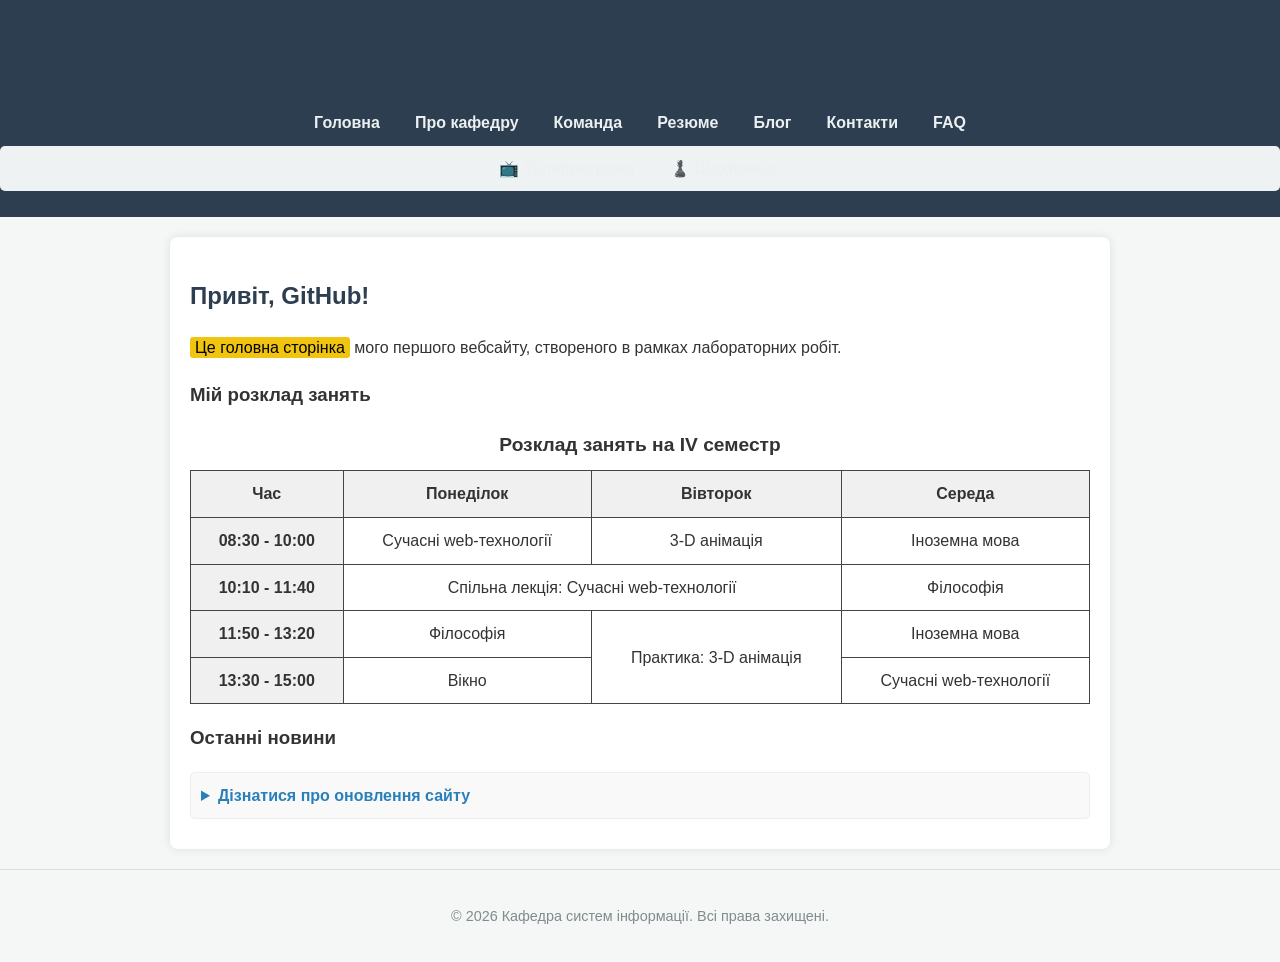
<file: index.html>
<!DOCTYPE html>
<html lang="uk">
  <head>
    <meta charset="UTF-8" />
    <meta name="viewport" content="width=device-width, initial-scale=1.0" />
    <title>Головна сторінка - Кафедра СІ</title>
    <link rel="stylesheet" href="css/style.css" />
    <style>
      table {
        border-collapse: collapse;
        width: 100%;
        margin-top: 20px;
        font-family: sans-serif;
      }
      th,
      td {
        border: 1px solid #444;
        padding: 10px;
        text-align: center;
      }
      th {
        background-color: #f0f0f0;
      }
      caption {
        font-weight: bold;
        font-size: 1.2em;
        margin-bottom: 10px;
      }
      .nav-extra {
        background: #eef2f3;
        padding: 10px;
        border-radius: 5px;
        list-style: none;
        display: flex;
        gap: 15px;
        justify-content: center;
      }
    </style>
  </head>
  <body>
    <header>
      <h1>Кафедра систем інформації</h1>
      <nav>
        <ul>
          <li><a href="index.html">Головна</a></li>
          <li><a href="pages/about.html">Про кафедру</a></li>
          <li><a href="pages/team.html">Команда</a></li>
          <li><a href="pages/resume.html">Резюме</a></li>
          <li><a href="pages/blog.html">Блог</a></li>
          <li><a href="pages/contacts.html">Контакти</a></li>
          <li><a href="pages/faq.html">FAQ</a></li>
        </ul>
        <ul class="nav-extra">
          <li><a href="pages/tv.html">📺 Телепрограма</a></li>
          <li><a href="pages/chess.html">♟️ Шахівниця</a></li>
        </ul>
      </nav>
    </header>

    <main>
      <section class="hero">
        <h2>Привіт, GitHub!</h2>
        <p>
          <mark>Це головна сторінка</mark> мого першого вебсайту, створеного в
          рамках лабораторних робіт.
        </p>
      </section>

      <section>
        <h3>Мій розклад занять</h3>
        <table>
          <caption>
            Розклад занять на IV семестр
          </caption>
          <thead>
            <tr>
              <th scope="col">Час</th>
              <th scope="col">Понеділок</th>
              <th scope="col">Вівторок</th>
              <th scope="col">Середа</th>
            </tr>
          </thead>
          <tbody>
            <tr>
              <th scope="row">08:30 - 10:00</th>
              <td>Сучасні web-технології</td>
              <td>3-D анімація</td>
              <td>Іноземна мова</td>
            </tr>
            <tr>
              <th scope="row">10:10 - 11:40</th>
              <td colspan="2">Спільна лекція: Сучасні web-технології</td>
              <td>Філософія</td>
            </tr>
            <tr>
              <th scope="row">11:50 - 13:20</th>
              <td>Філософія</td>
              <td rowspan="2">Практика: 3-D анімація</td>
              <td>Іноземна мова</td>
            </tr>
            <tr>
              <th scope="row">13:30 - 15:00</th>
              <td>Вікно</td>
              <td>Сучасні web-технології</td>
            </tr>
          </tbody>
        </table>
      </section>

      <section>
        <h3>Останні новини</h3>
        <details>
          <summary>Дізнатися про оновлення сайту</summary>
          <p>
            Сайт було доповнено новими завданнями: створено семантичну таблицю
            розкладу занять на IV семестр, а також додано окремі сторінки з
            телепрограмою та шахівницею.
          </p>
        </details>
      </section>
    </main>

    <footer>
      <p>&copy; 2026 Кафедра систем інформації. Всі права захищені.</p>
    </footer>
  </body>
</html>
</file>
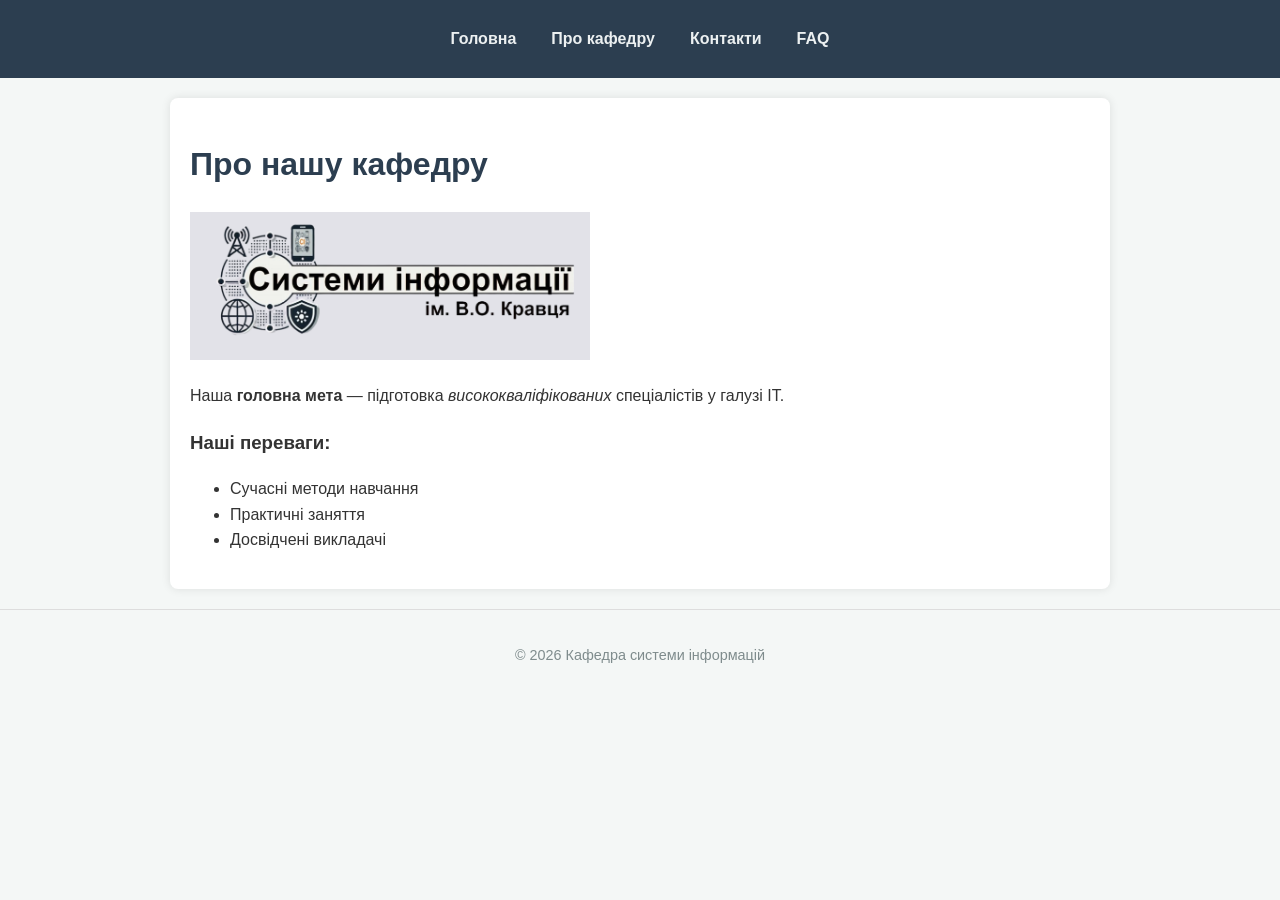
<file: pages/about.html>
<!DOCTYPE html>
<html lang="uk">
  <head>
    <meta charset="UTF-8">
    <title>Про кафедру</title>
    <link rel="stylesheet" href="../css/style.css">
  </head>
  <body>
    <header>
      <nav>
        <ul>
          <li><a href="../index.html">Головна</a></li>
          <li><a href="about.html">Про кафедру</a></li>
          <li><a href="contacts.html">Контакти</a></li>
          <li><a href="faq.html">FAQ</a></li>
        </ul>
      </nav>
    </header>

    <main>
      <h1>Про нашу кафедру</h1>
      <section>
        <img
          src="../images/system.png.png"
          alt="Системна інформація"
          width="400"
        />

        <p>
          Наша <strong>головна мета</strong> — підготовка
          <em>висококваліфікованих</em> спеціалістів у галузі ІТ.
        </p>

        <h3>Наші переваги:</h3>
        <ul>
          <li>Сучасні методи навчання</li>
          <li>Практичні заняття</li>
          <li>Досвідчені викладачі</li>
        </ul>
      </section>
    </main>

    <footer>
      <p>&copy; 2026 Кафедра системи інформацій</p>
    </footer>
  </body>
</html>
</file>
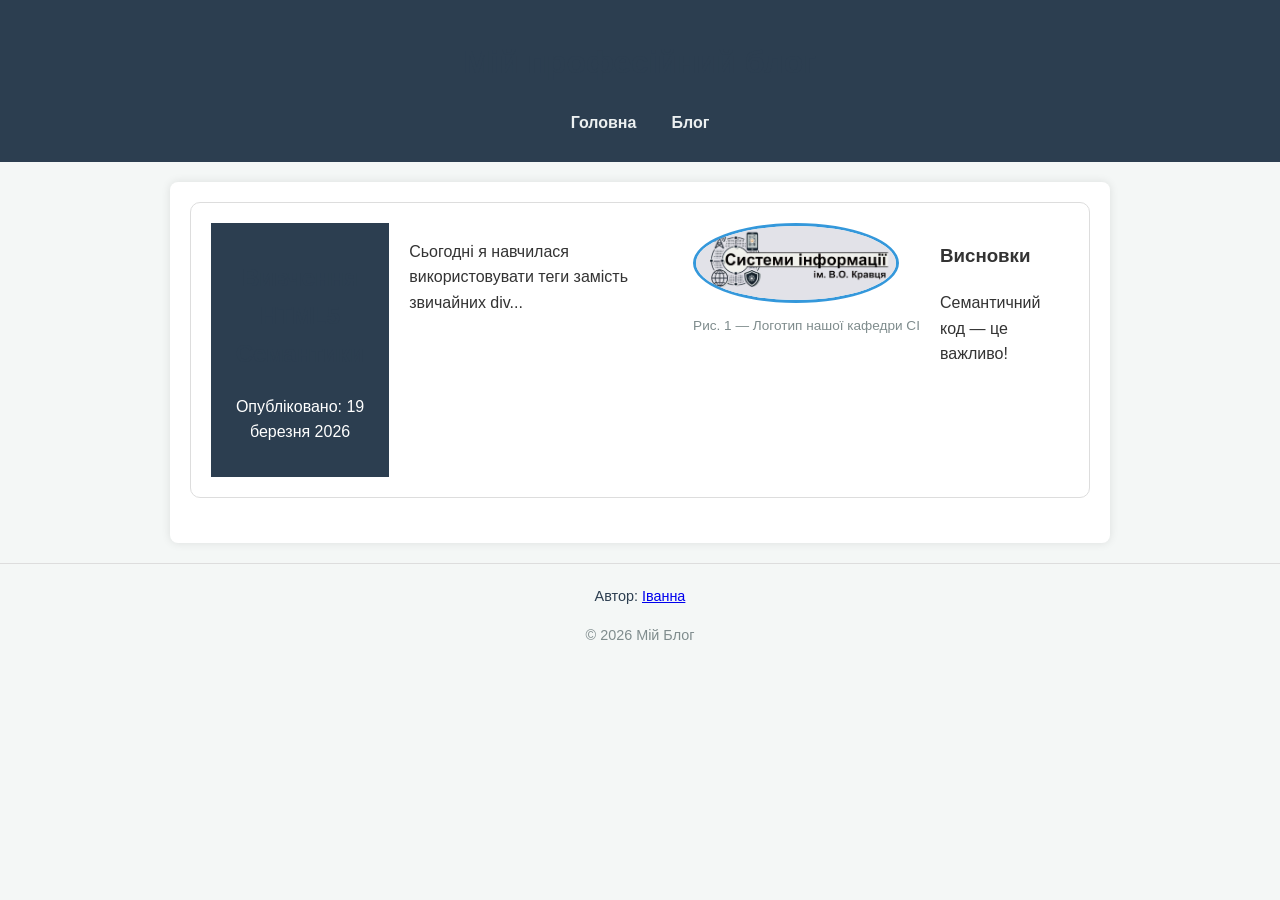
<file: pages/blog.html>
<!DOCTYPE html>
<html lang="uk">
  <head>
    <meta charset="UTF-8" />
    <title>Блог кафедри</title>
    <link rel="stylesheet" href="../css/style.css" />
  </head>
  <body>
    <header>
      <h1>Мій професійний блог</h1>
      <nav>
        <ul>
          <li><a href="../index.html">Головна</a></li>
          <li><a href="blog.html">Блог</a></li>
        </ul>
      </nav>
    </header>

    <main>
      <article>
        <header>
          <h2>Вивчення HTML5 Семантики</h2>
          <p>
            Опубліковано: <time datetime="2026-03-19">19 березня 2026</time>
          </p>
        </header>
        <p>
          Сьогодні я навчилася використовувати теги замість звичайних div...
        </p>

        <figure>
          <img
            src="../images/system.png.png"
            alt="Логотип кафедри"
            width="200"
          />
          <figcaption>Рис. 1 — Логотип нашої кафедри СІ</figcaption>
        </figure>

        <section>
          <h3>Висновки</h3>
          <p>Семантичний код — це важливо!</p>
        </section>
      </article>
    </main>

    <footer>
      <address>
        Автор: <a href="mailto:Ivanna.Spasonova@infiz.khpi.edu.ua">Іванна</a>
      </address>
      <p>&copy; 2026 Мій Блог</p>
    </footer>
  </body>
</html>
</file>
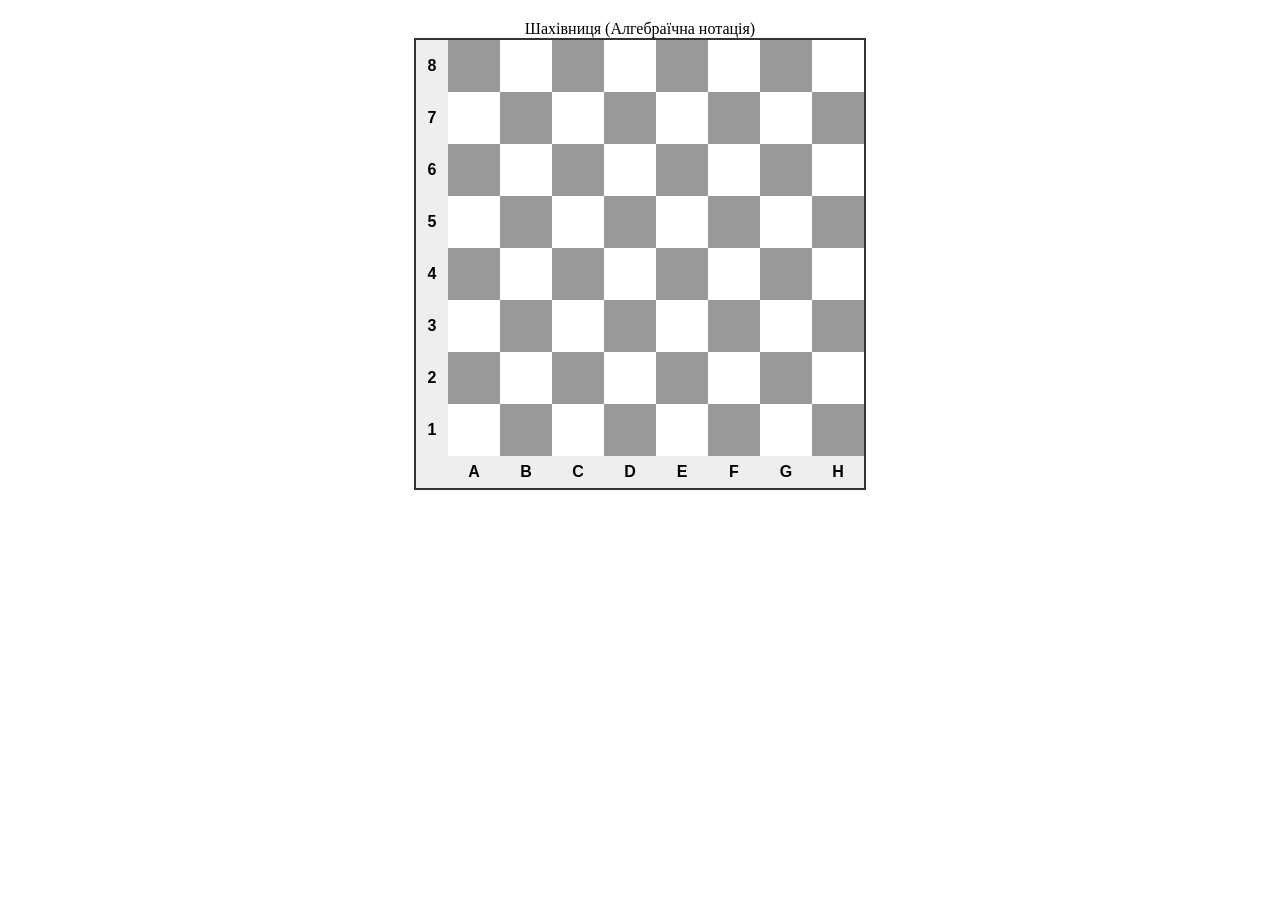
<file: pages/chess.html>
<!DOCTYPE html>
<html lang="uk">
  <head>
    <meta charset="UTF-8" />
    <title>Шахівниця</title>
    <style>
      table {
        border-collapse: collapse;
        margin: 20px auto;
        border: 2px solid #333;
      }
      td {
        width: 50px;
        height: 50px;
        text-align: center;
      }
      th {
        background: #eee;
        font-family: sans-serif;
        font-weight: bold;
      }

      /* Логіка розфарбовування шахівниці */
      /* Парні клітинки в непарних рядках — темні */
      tr:nth-child(odd) td:nth-child(even) {
        background: #999;
      }
      /* Непарні клітинки в парних рядках — темні */
      tr:nth-child(even) td:nth-child(odd) {
        background: #999;
      }
      /* Решта клітинок — світлі */
      tr:nth-child(odd) td:nth-child(odd) {
        background: #fff;
      }
      tr:nth-child(even) td:nth-child(even) {
        background: #fff;
      }

      .notation-v {
        width: 30px;
      }
      .notation-h {
        height: 30px;
      }
    </style>
  </head>
  <body>
    <table>
      <caption>
        Шахівниця (Алгебраїчна нотація)
      </caption>
      <tr>
        <th class="notation-v">8</th>
        <td></td>
        <td></td>
        <td></td>
        <td></td>
        <td></td>
        <td></td>
        <td></td>
        <td></td>
      </tr>
      <tr>
        <th class="notation-v">7</th>
        <td></td>
        <td></td>
        <td></td>
        <td></td>
        <td></td>
        <td></td>
        <td></td>
        <td></td>
      </tr>
      <tr>
        <th class="notation-v">6</th>
        <td></td>
        <td></td>
        <td></td>
        <td></td>
        <td></td>
        <td></td>
        <td></td>
        <td></td>
      </tr>
      <tr>
        <th class="notation-v">5</th>
        <td></td>
        <td></td>
        <td></td>
        <td></td>
        <td></td>
        <td></td>
        <td></td>
        <td></td>
      </tr>
      <tr>
        <th class="notation-v">4</th>
        <td></td>
        <td></td>
        <td></td>
        <td></td>
        <td></td>
        <td></td>
        <td></td>
        <td></td>
      </tr>
      <tr>
        <th class="notation-v">3</th>
        <td></td>
        <td></td>
        <td></td>
        <td></td>
        <td></td>
        <td></td>
        <td></td>
        <td></td>
      </tr>
      <tr>
        <th class="notation-v">2</th>
        <td></td>
        <td></td>
        <td></td>
        <td></td>
        <td></td>
        <td></td>
        <td></td>
        <td></td>
      </tr>
      <tr>
        <th class="notation-v">1</th>
        <td></td>
        <td></td>
        <td></td>
        <td></td>
        <td></td>
        <td></td>
        <td></td>
        <td></td>
      </tr>
      <tr>
        <th class="notation-v"></th>
        <th class="notation-h">A</th>
        <th class="notation-h">B</th>
        <th class="notation-h">C</th>
        <th class="notation-h">D</th>
        <th class="notation-h">E</th>
        <th class="notation-h">F</th>
        <th class="notation-h">G</th>
        <th class="notation-h">H</th>
      </tr>
    </table>
  </body>
</html>
</file>
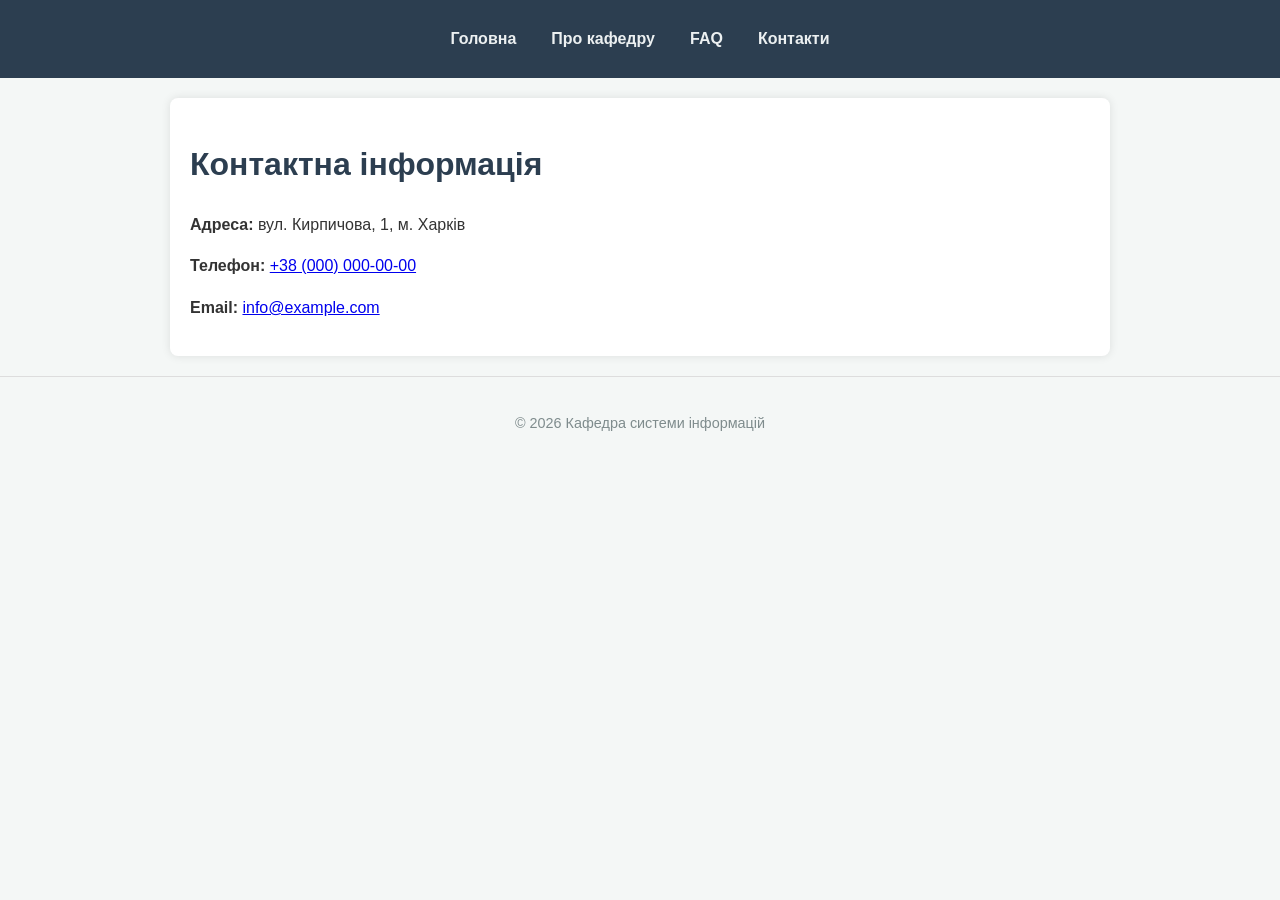
<file: pages/contacts.html>
<!DOCTYPE html>
<html lang="uk">
  <head>
    <meta charset="UTF-8" />
    <meta name="viewport" content="width=device-width, initial-scale=1.0" />
    <title>Контакти</title>
    <link rel="stylesheet" href="../css/style.css">
  </head>
  <body>
    <header>
      <nav>
        <ul>
          <li><a href="../index.html">Головна</a></li>
          <li><a href="about.html">Про кафедру</a></li>
          <li><a href="faq.html">FAQ</a></li>
          <li><a href="contacts.html">Контакти</a></li>
        </ul>
      </nav>
    </header>

    <main>
      <h1>Контактна інформація</h1>
      <section>
        <p><strong>Адреса:</strong> вул. Кирпичова, 1, м. Харків</p>
        <p>
          <strong>Телефон:</strong>
          <a href="tel:+380000000000">+38 (000) 000-00-00</a>
        </p>
        <p>
          <strong>Email:</strong>
          <a href="mailto:info@example.com">info@example.com</a>
        </p>
      </section>
    </main>

    <footer>
      <p>&copy; 2026 Кафедра системи інформацій</p>
    </footer>
  </body>
</html>
</file>
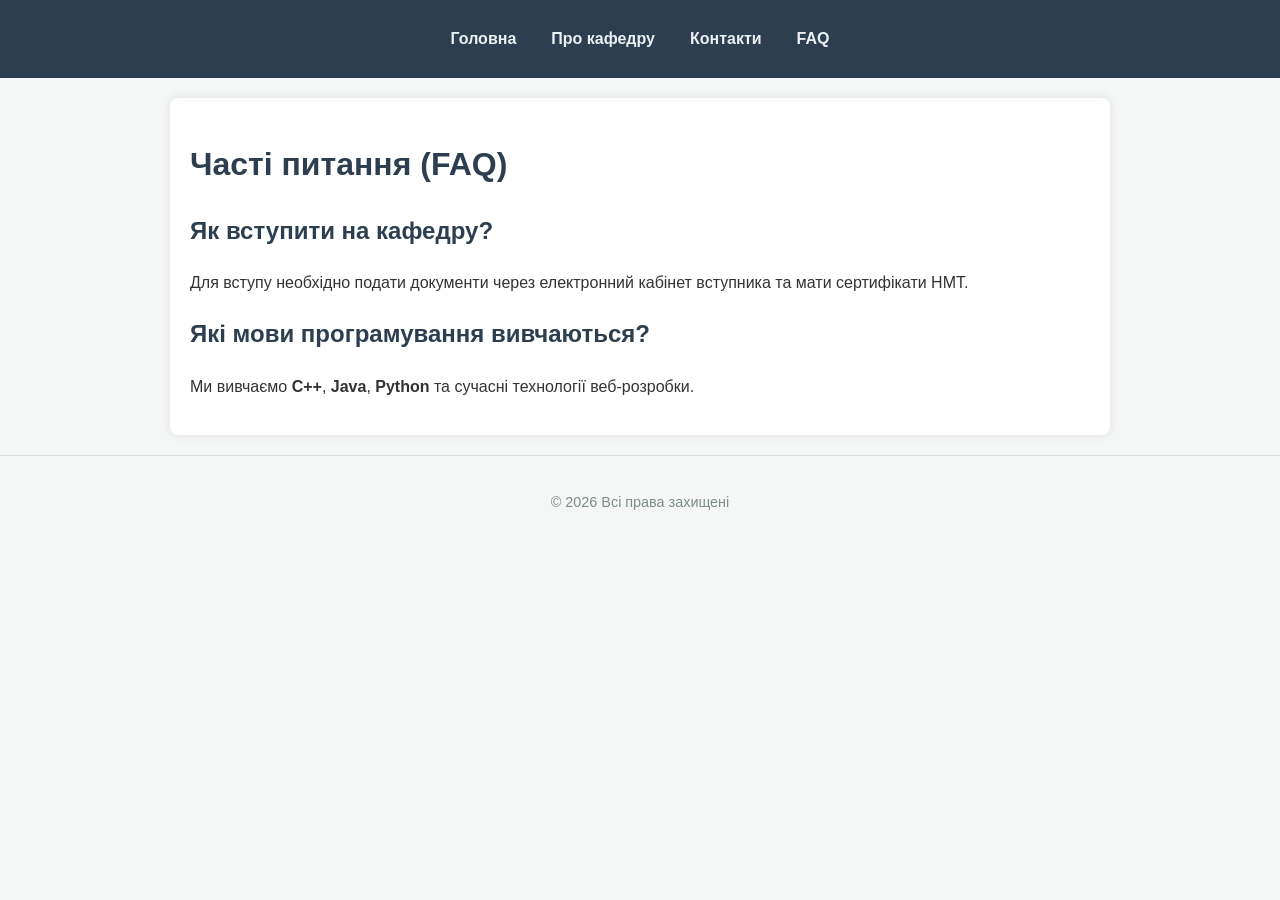
<file: pages/faq.html>
<!DOCTYPE html>
<html lang="uk">
  <head>
    <meta charset="UTF-8" />
    <meta name="viewport" content="width=device-width, initial-scale=1.0" />
    <title>Document</title>
    <link rel="stylesheet" href="../css/style.css">
  </head>
  <body>
    <header>
      <nav>
        <ul>
          <li><a href="../index.html">Головна</a></li>
          <li><a href="about.html">Про кафедру</a></li>
          <li><a href="contacts.html">Контакти</a></li>
          <li><a href="faq.html">FAQ</a></li>
        </ul>
      </nav>
    </header>

    <main>
      <h1>Часті питання (FAQ)</h1>

      <section>
        <h2>Як вступити на кафедру?</h2>
        <p>
          Для вступу необхідно подати документи через електронний кабінет
          вступника та мати сертифікати НМТ.
        </p>
      </section>

      <section>
        <h2>Які мови програмування вивчаються?</h2>
        <p>
          Ми вивчаємо <strong>C++</strong>, <strong>Java</strong>,
          <strong>Python</strong> та сучасні технології веб-розробки.
        </p>
      </section>
    </main>

    <footer>
      <p>&copy; 2026 Всі права захищені</p>
    </footer>
  </body>
</html>
</file>
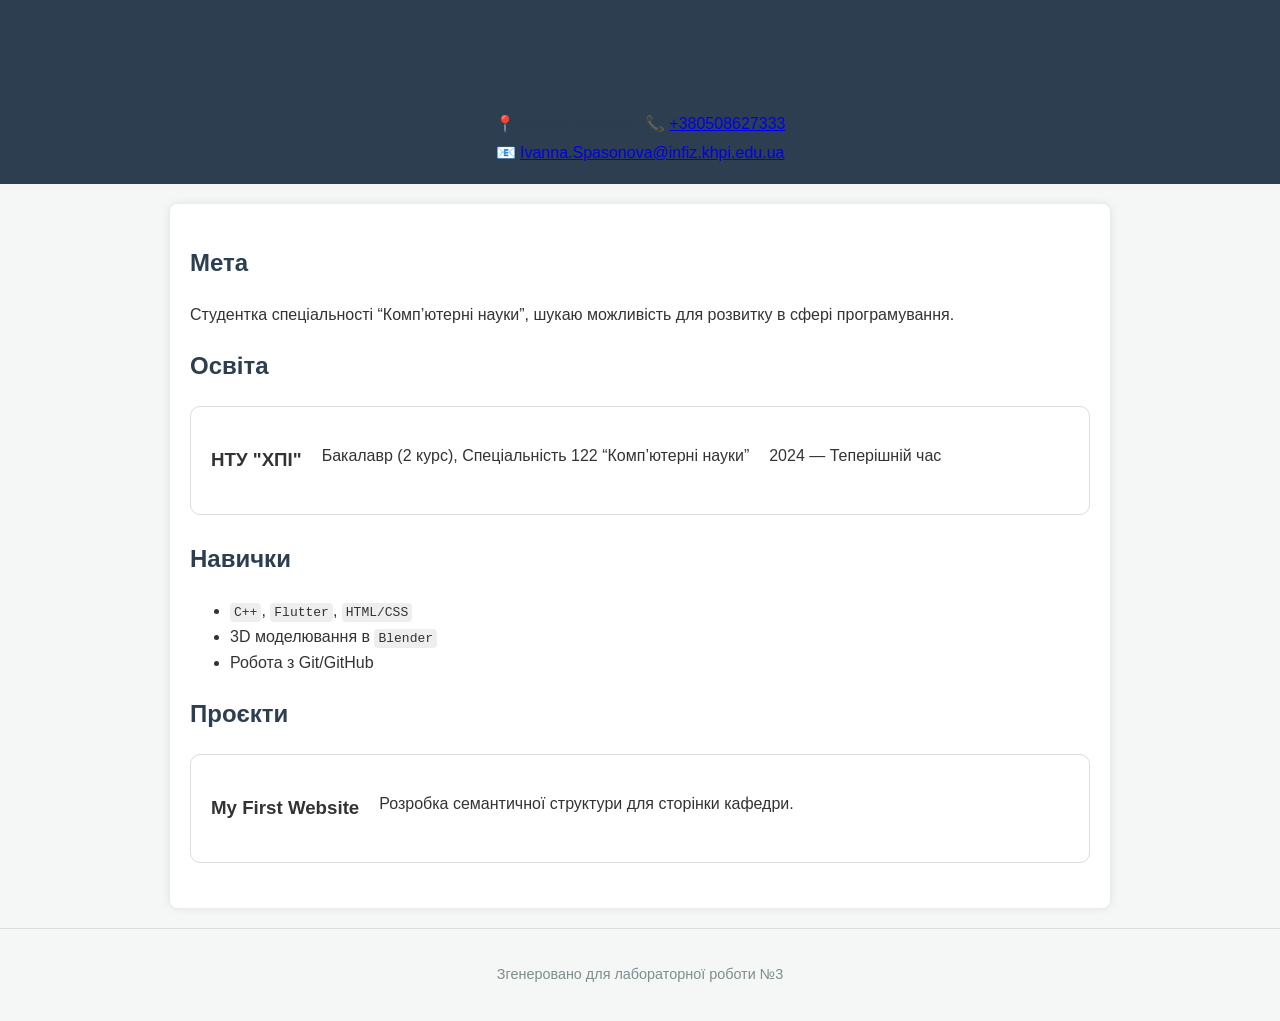
<file: pages/resume.html>
<!DOCTYPE html>
<html lang="uk">
  <head>
    <meta charset="UTF-8" />
    <title>Резюме - Іванна Спасьонова</title>
    <link rel="stylesheet" href="../css/style.css" />
  </head>
  <body>
    <header>
      <h1>Резюме: Іванна Спасьонова</h1>
      <address>
        📍 Харків, Україна | 📞 <a href="tel:+380508627333">+380508627333</a
        ><br />
        📧
        <a href="mailto:Ivanna.Spasonova@infiz.khpi.edu.ua"
          >Ivanna.Spasonova@infiz.khpi.edu.ua</a
        >
      </address>
    </header>

    <main>
      <section id="objective">
        <h2>Мета</h2>
        <p>
          Студентка спеціальності “Комп’ютерні науки”, шукаю можливість для
          розвитку в сфері програмування.
        </p>
      </section>

      <section id="education">
        <h2>Освіта</h2>
        <article>
          <h3>НТУ "ХПІ"</h3>
          <p>Бакалавр (2 курс), Спеціальність 122 “Комп’ютерні науки”</p>
          <p><time datetime="2024">2024</time> — Теперішній час</p>
        </article>
      </section>

      <section id="skills">
        <h2>Навички</h2>
        <ul>
          <li><code>C++</code>, <code>Flutter</code>, <code>HTML/CSS</code></li>
          <li>3D моделювання в <code>Blender</code></li>
          <li>Робота з Git/GitHub</li>
        </ul>
      </section>

      <section id="projects">
        <h2>Проєкти</h2>
        <article>
          <h3>My First Website</h3>
          <p>Розробка семантичної структури для сторінки кафедри.</p>
        </article>
      </section>
    </main>

    <footer>
      <p>Згенеровано для лабораторної роботи №3</p>
    </footer>
  </body>
</html>
</file>
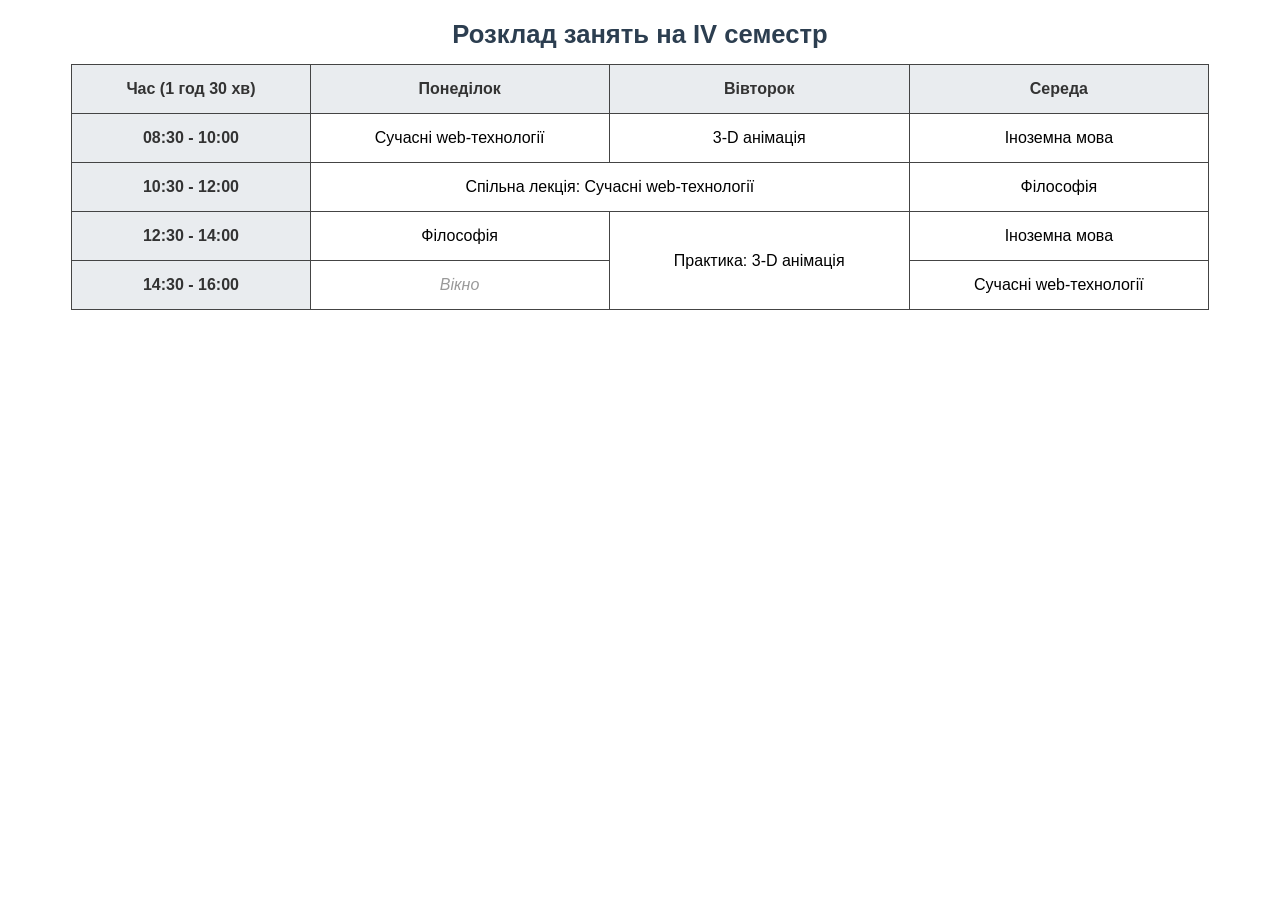
<file: pages/schedule.html>
<!DOCTYPE html>
<html lang="uk">
<head>
    <meta charset="UTF-8">
    <title>Розклад занять - 4 Семестр</title>
    <style>
        table { 
            border-collapse: collapse; 
            width: 90%; 
            margin: 20px auto; 
            font-family: 'Segoe UI', Tahoma, Geneva, Verdana, sans-serif; 
        }
        th, td { 
            border: 1px solid #444; 
            padding: 15px; 
            text-align: center; 
        }
        th { 
            background-color: #e9ecef; 
            color: #333;
        }
        caption { 
            font-weight: bold; 
            font-size: 1.6em; 
            margin-bottom: 15px; 
            color: #2c3e50;
        }
        /* Стиль для порожніх клітинок (вікон) */
        .window { color: #999; font-style: italic; }
    </style>
</head>
<body>

<table>
    <caption>Розклад занять на IV семестр</caption>
    <thead>
        <tr>
            <th scope="col">Час (1 год 30 хв)</th>
            <th scope="col">Понеділок</th>
            <th scope="col">Вівторок</th>
            <th scope="col">Середа</th>
        </tr>
    </thead>
    <tbody>
        <tr>
            <th scope="row">08:30 - 10:00</th>
            <td>Сучасні web-технології</td>
            <td>3-D анімація</td>
            <td>Іноземна мова</td>
        </tr>
        <tr>
            <th scope="row">10:30 - 12:00</th>
            <td colspan="2">Спільна лекція: Сучасні web-технології</td>
            <td>Філософія</td>
        </tr>
        <tr>
            <th scope="row">12:30 - 14:00</th>
            <td>Філософія</td>
            <td rowspan="2">Практика: 3-D анімація</td>
            <td>Іноземна мова</td>
        </tr>
        <tr>
            <th scope="row">14:30 - 16:00</th>
            <td class="window">Вікно</td>
            <td>Сучасні web-технології</td>
        </tr>
    </tbody>
</table>

</body>
</html>
</file>
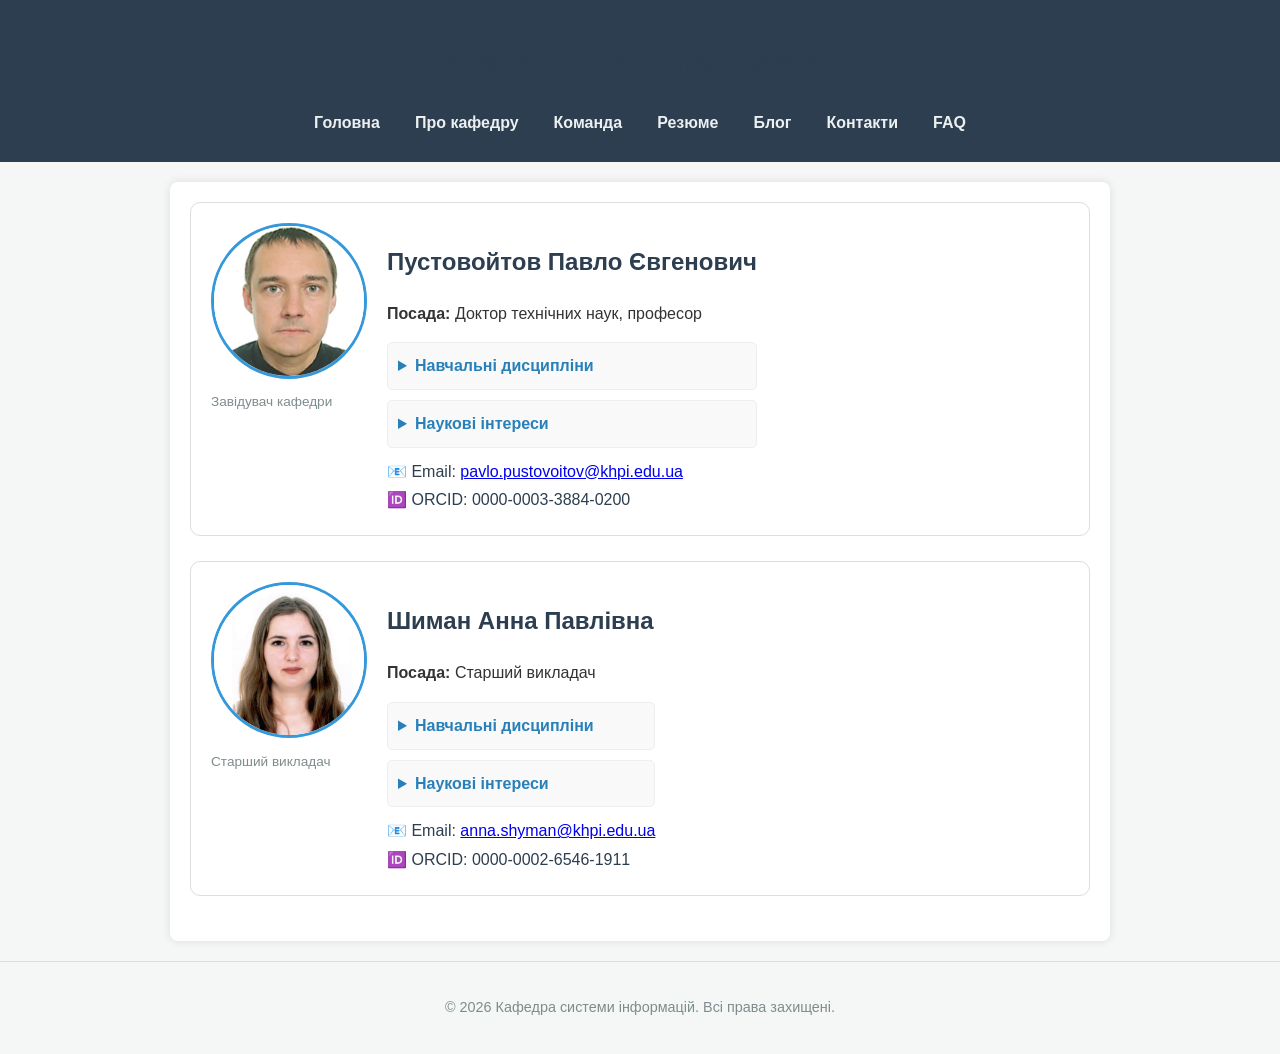
<file: pages/team.html>
<!DOCTYPE html>
<html lang="uk">
  <head>
    <meta charset="UTF-8" />
    <meta name="viewport" content="width=device-width, initial-scale=1.0" />
    <title>Наша команда - Кафедра СІ</title>
    <link rel="stylesheet" href="../css/style.css" />
  </head>
  <body>
    <header>
      <h1>Викладацький склад кафедри</h1>
      <nav>
        <ul>
          <li><a href="../index.html">Головна</a></li>
          <li><a href="about.html">Про кафедру</a></li>
          <li><a href="team.html">Команда</a></li>
          <li><a href="resume.html">Резюме</a></li>
          <li><a href="blog.html">Блог</a></li>
          <li><a href="contacts.html">Контакти</a></li>
          <li><a href="faq.html">FAQ</a></li>
        </ul>
      </nav>
    </header>

    <main>
      <section>
        <article>
          <figure>
            <img
              src="../images/Pustovojtov.png"
              alt="Професор Пустовойтов П.Є."
              width="150"
              height="150"
            />
            <figcaption>Завідувач кафедри</figcaption>
          </figure>
          <section class="info">
            <h2>Пустовойтов Павло Євгенович</h2>
            <p><strong>Посада:</strong> Доктор технічних наук, професор</p>

            <details>
              <summary>Навчальні дисципліни</summary>
              <ul>
                <li>Сучасні наукові школи кафедри</li>
                <li>Управління IT проєктами</li>
                <li>Марківські моделі інфокомунікаційних мереж</li>
                <li>Об’єктно-орієнтоване програмування</li>
              </ul>
            </details>

            <details>
              <summary>Наукові інтереси</summary>
              <p>
                Інформаційно-телекомунікаційні системи, Програмування,
                ВЕБ-системи.
              </p>
            </details>

            <address>
              📧 Email:
              <a href="mailto:pavlo.pustovoitov@khpi.edu.ua"
                >pavlo.pustovoitov@khpi.edu.ua</a
              ><br />
              🆔 ORCID: 0000-0003-3884-0200
            </address>
          </section>
        </article>

        <article>
          <figure>
            <img
              src="../images/anna_shyman (1).jpg"
              alt="Старший викладач Шиман А.П."
              width="150"
              height="150"
            />
            <figcaption>Старший викладач</figcaption>
          </figure>
          <section class="info">
            <h2>Шиман Анна Павлівна</h2>
            <p><strong>Посада:</strong> Старший викладач</p>

            <details>
              <summary>Навчальні дисципліни</summary>
              <ul>
                <li>Обʼєктно-орієнтоване програмування</li>
                <li>Проектування серверних застосунків</li>
                <li>Паралельні та розподілені обчислення</li>
              </ul>
            </details>

            <details>
              <summary>Наукові інтереси</summary>
              <p>
                Інтернет речей, Нейронні мережі, Компʼютерні мережі та
                телекомунікації.
              </p>
            </details>

            <address>
              📧 Email:
              <a href="mailto:anna.shyman@khpi.edu.ua"
                >anna.shyman@khpi.edu.ua</a
              ><br />
              🆔 ORCID: 0000-0002-6546-1911
            </address>
          </section>
        </article>
      </section>
    </main>

    <footer>
      <p>&copy; 2026 Кафедра системи інформацій. Всі права захищені.</p>
    </footer>
  </body>
</html>
</file>
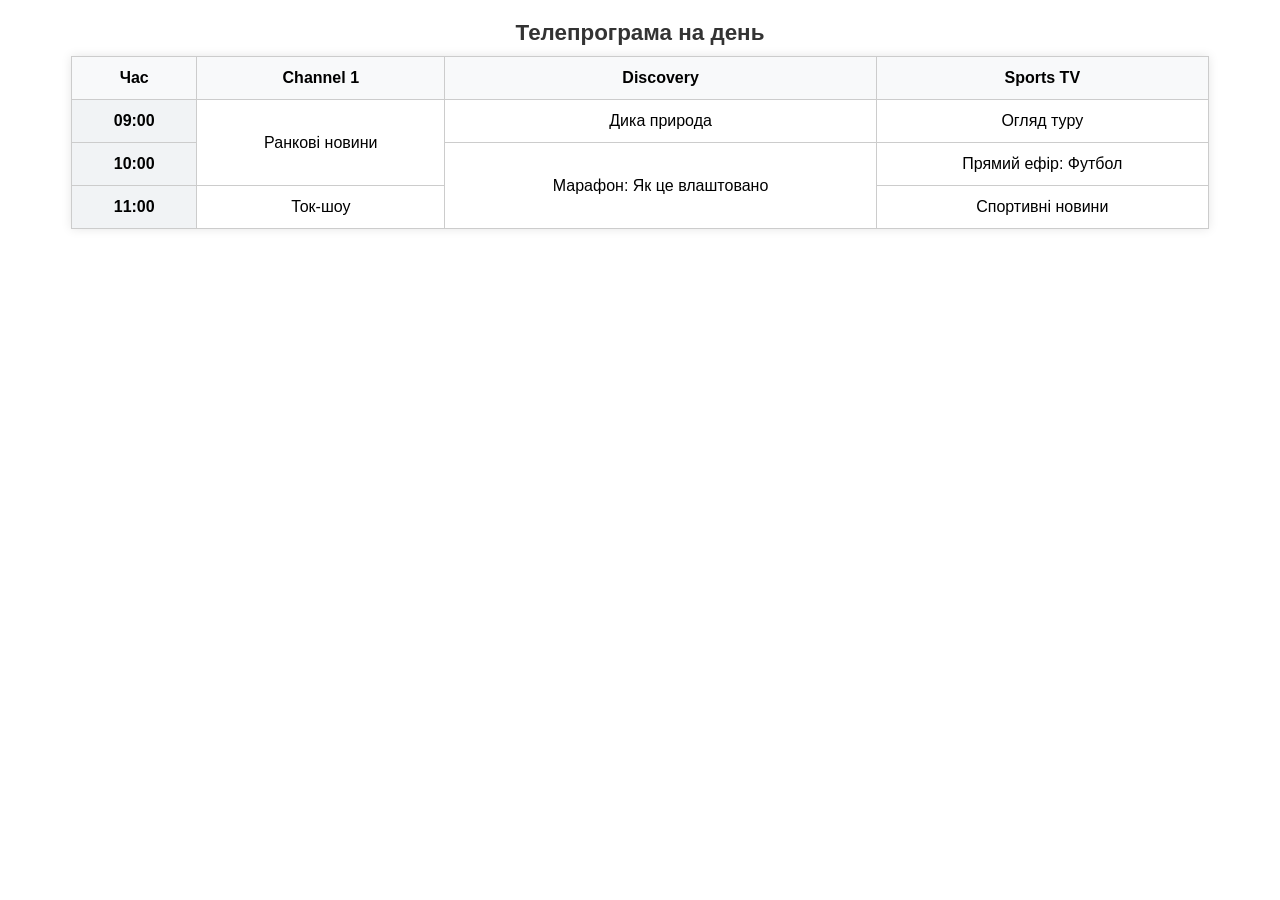
<file: pages/tv.html>
<!DOCTYPE html>
<html lang="uk">
  <head>
    <meta charset="UTF-8" />
    <title>Телепрограма</title>
    <style>
      table {
        border-collapse: collapse;
        width: 90%;
        margin: 20px auto;
        font-family: Arial, sans-serif;
        box-shadow: 0 0 10px rgba(0, 0, 0, 0.1);
      }
      caption {
        font-weight: bold;
        font-size: 1.4em;
        margin-bottom: 10px;
        color: #333;
      }
      th,
      td {
        border: 1px solid #ccc; /* Чіткі межі клітинок */
        padding: 12px;
        text-align: center;
      }
      th {
        background-color: #f8f9fa; /* Сірий фон для шапки */
        font-weight: bold;
      }
      /* Підсвічування колонки з часом */
      td:first-child {
        background-color: #f1f3f5;
        font-weight: bold;
        width: 100px;
      }
      /* Ефект при наведенні мишкою */
      tr:hover {
        background-color: #fdfdfe;
      }
    </style>
  </head>
  <body>
    <table>
      <caption>
        Телепрограма на день
      </caption>
      <thead>
        <tr>
          <th>Час</th>
          <th>Channel 1</th>
          <th>Discovery</th>
          <th>Sports TV</th>
        </tr>
      </thead>
      <tbody>
        <tr>
          <td>09:00</td>
          <td rowspan="2">Ранкові новини</td>
          <td>Дика природа</td>
          <td>Огляд туру</td>
        </tr>
        <tr>
          <td>10:00</td>
          <td rowspan="2">Марафон: Як це влаштовано</td>
          <td>Прямий ефір: Футбол</td>
        </tr>
        <tr>
          <td>11:00</td>
          <td>Ток-шоу</td>
          <td>Спортивні новини</td>
        </tr>
      </tbody>
    </table>
  </body>
</html>
</file>
<file: css/style.css>
/* Базові налаштування */
body {
  font-family: "Segoe UI", Tahoma, Geneva, Verdana, sans-serif;
  line-height: 1.6;
  margin: 0;
  padding: 0;
  background-color: #f4f7f6;
  color: #333;
}

/* Шапка та Навігація */
header {
  background-color: #2c3e50;
  color: white;
  padding: 1rem 0;
  text-align: center;
}

nav ul {
  list-style: none;
  padding: 0;
  margin: 10px 0;
  display: flex;
  justify-content: center;
  flex-wrap: wrap;
  gap: 15px;
}

nav a {
  color: #ecf0f1;
  text-decoration: none;
  font-weight: bold;
  padding: 5px 10px;
  border-radius: 4px;
  transition: background 0.3s;
}

nav a:hover {
  background-color: #34495e;
  color: #3498db;
}

/* Основний контент */
main {
  max-width: 900px;
  margin: 20px auto;
  padding: 20px;
  background: white;
  box-shadow: 0 0 10px rgba(0, 0, 0, 0.1);
  border-radius: 8px;
}

h1,
h2 {
  color: #2c3e50;
}

/* Картки викладачів та статтей */
article {
  border: 1px solid #ddd;
  border-radius: 10px;
  padding: 20px;
  margin-bottom: 25px;
  background-color: #fff;
  display: flex;
  gap: 20px;
  align-items: flex-start;
}

/* Адаптивність для фото на мобільних */
@media (max-width: 600px) {
  article {
    flex-direction: column;
    align-items: center;
    text-align: center;
  }
}

figure {
  margin: 0;
  flex-shrink: 0;
}

figure img {
  border-radius: 50%; /* Робимо фото круглими для стилю */
  border: 3px solid #3498db;
  object-fit: cover;
}

figcaption {
  font-size: 0.85em;
  color: #7f8c8d;
  margin-top: 5px;
}

/* Семантичні елементи */
details {
  background: #f9f9f9;
  padding: 10px;
  border-radius: 5px;
  margin: 10px 0;
  border: 1px solid #eee;
}

summary {
  font-weight: bold;
  cursor: pointer;
  color: #2980b9;
}

mark {
  background-color: #f1c40f;
  padding: 2px 5px;
  border-radius: 3px;
}

code {
  background: #eee;
  padding: 2px 4px;
  border-radius: 4px;
  font-family: monospace;
}

/* Футер */
footer {
  text-align: center;
  padding: 20px;
  font-size: 0.9em;
  color: #7f8c8d;
  border-top: 1px solid #ddd;
}

address {
  font-style: normal;
  color: #2c3e50;
  line-height: 1.8;
}
</file>
